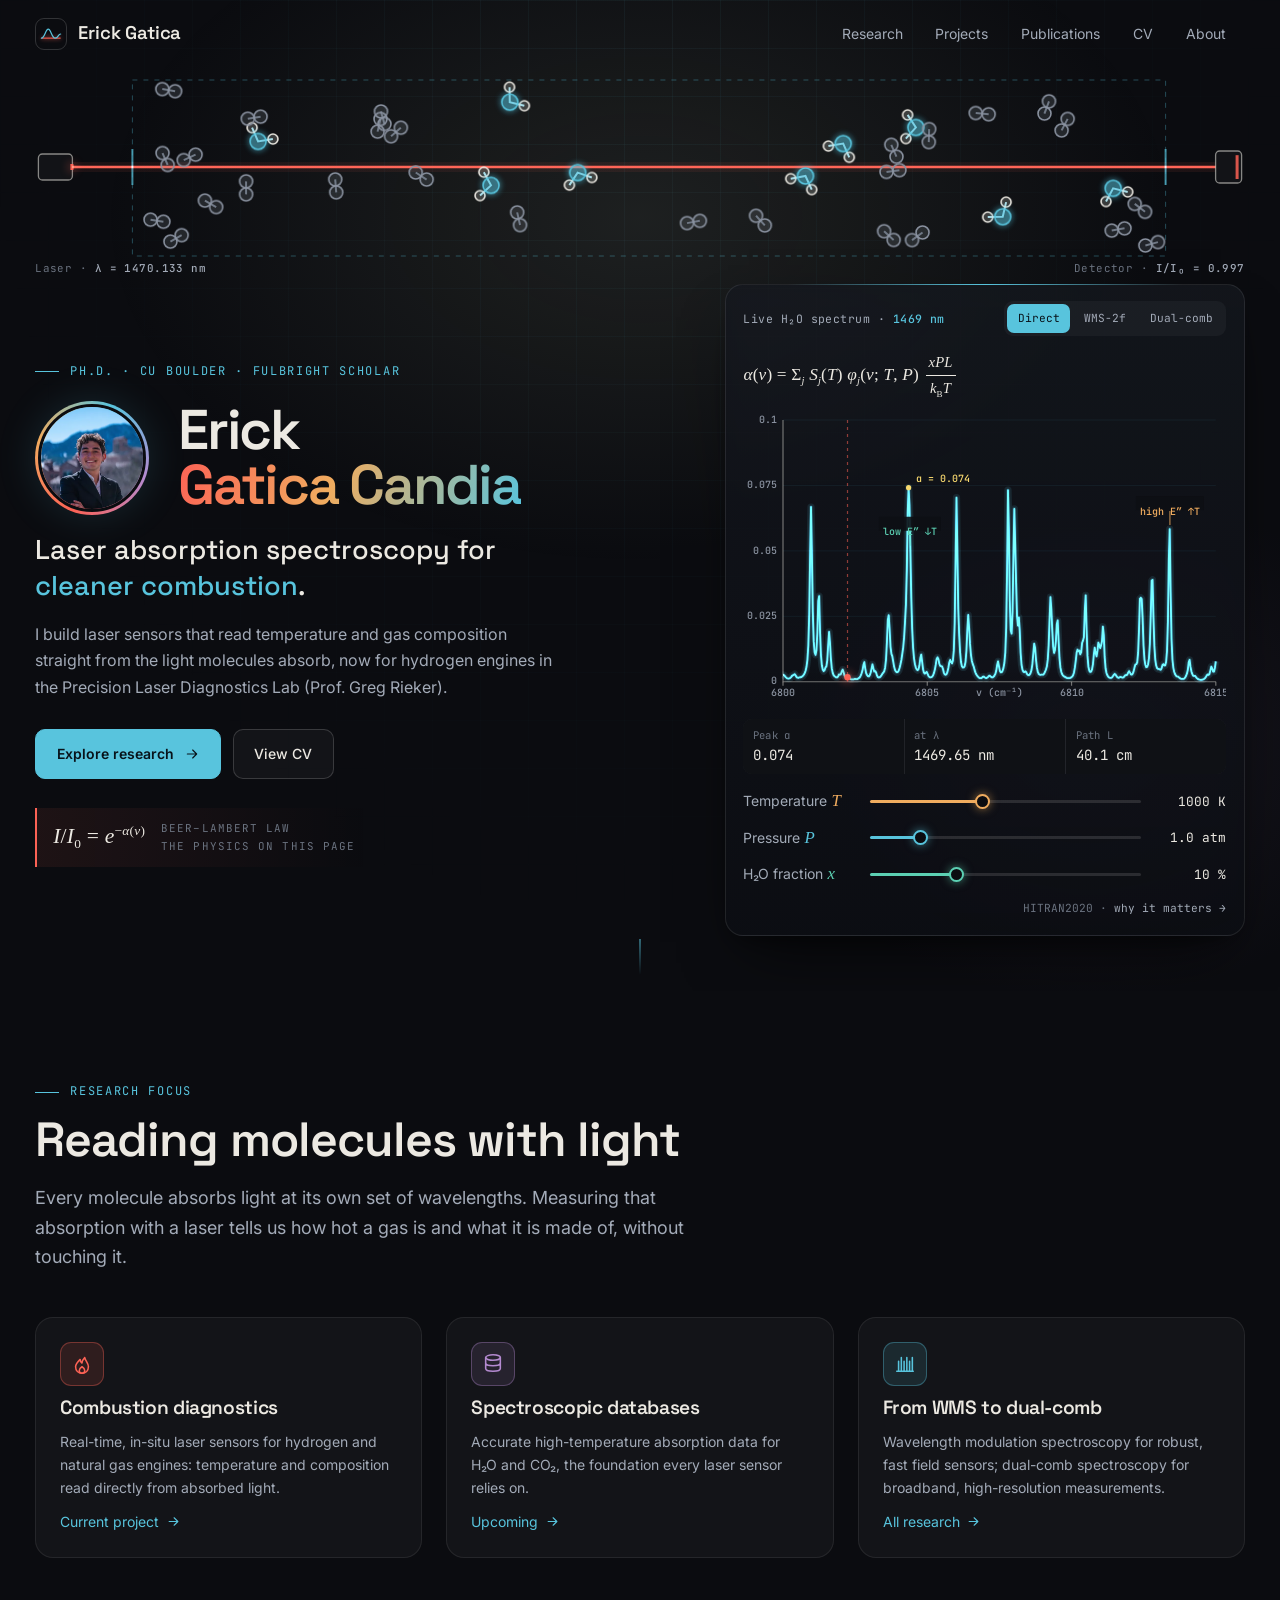
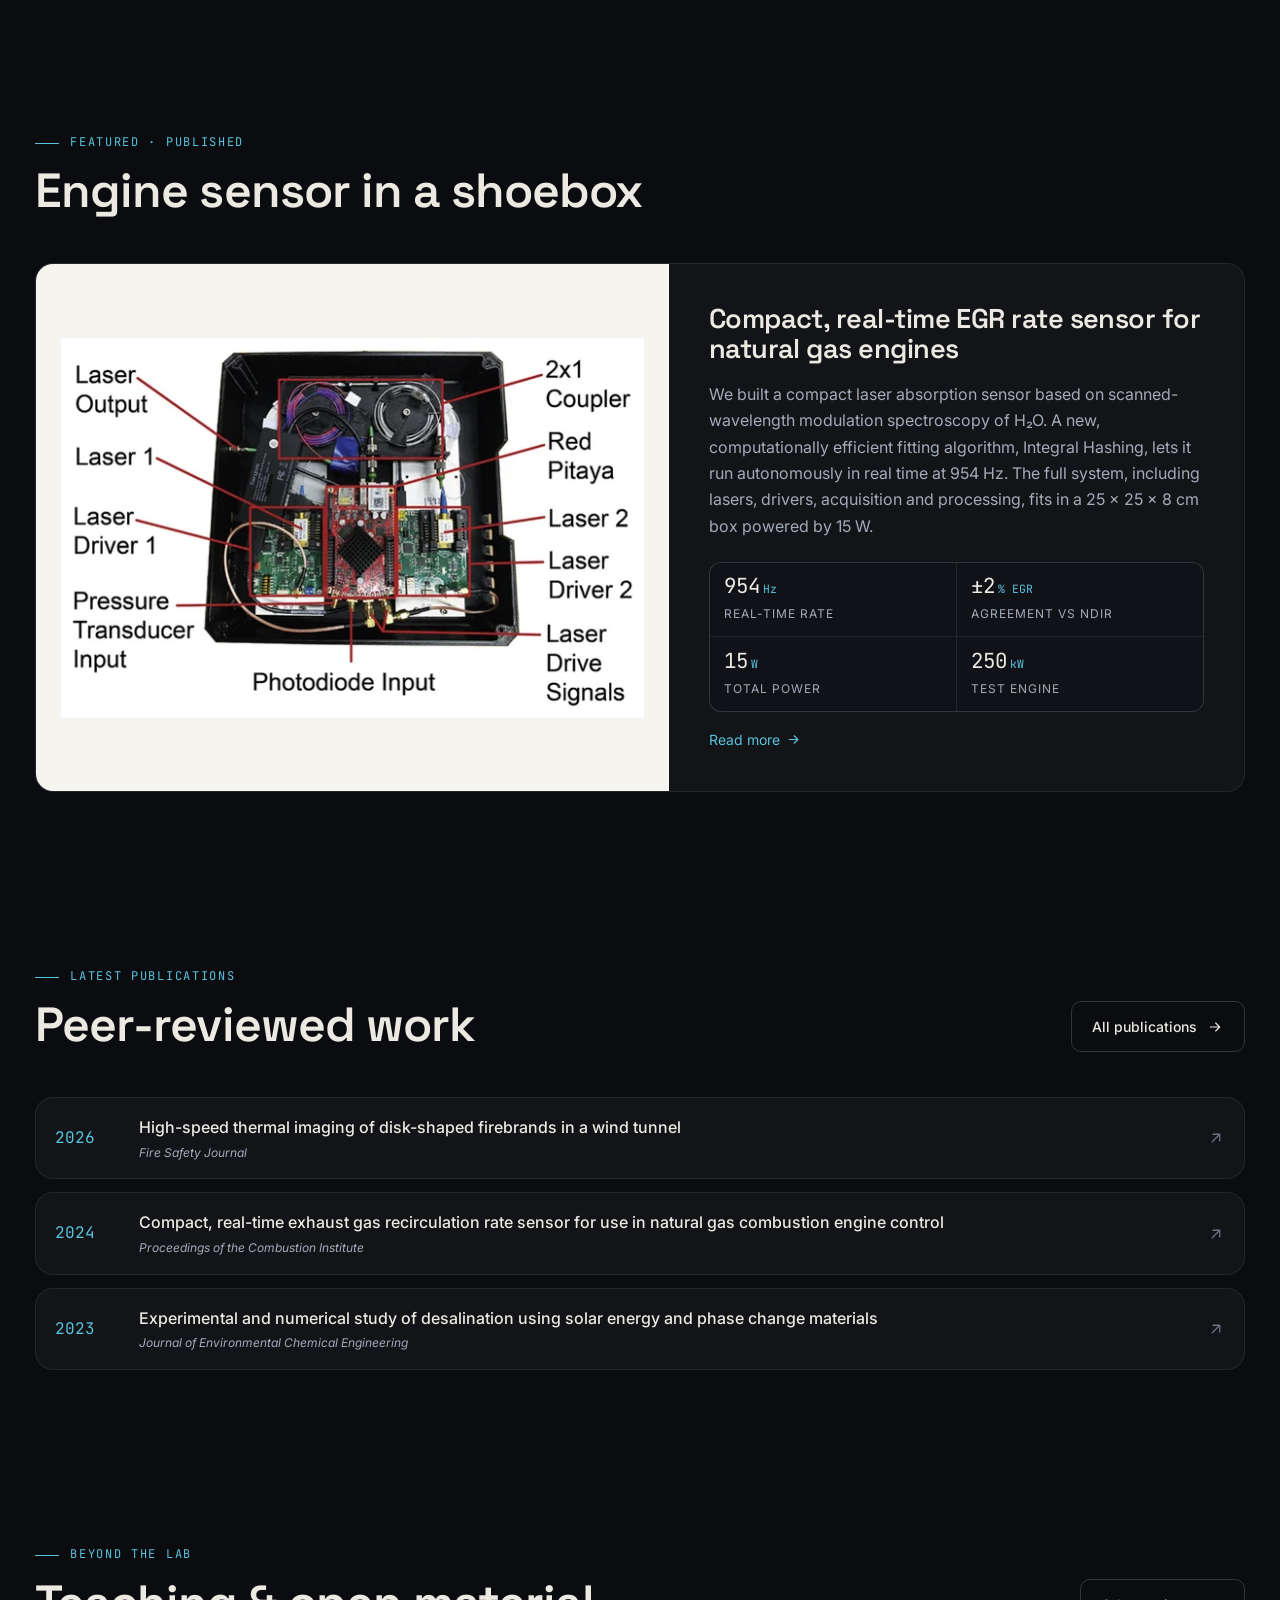
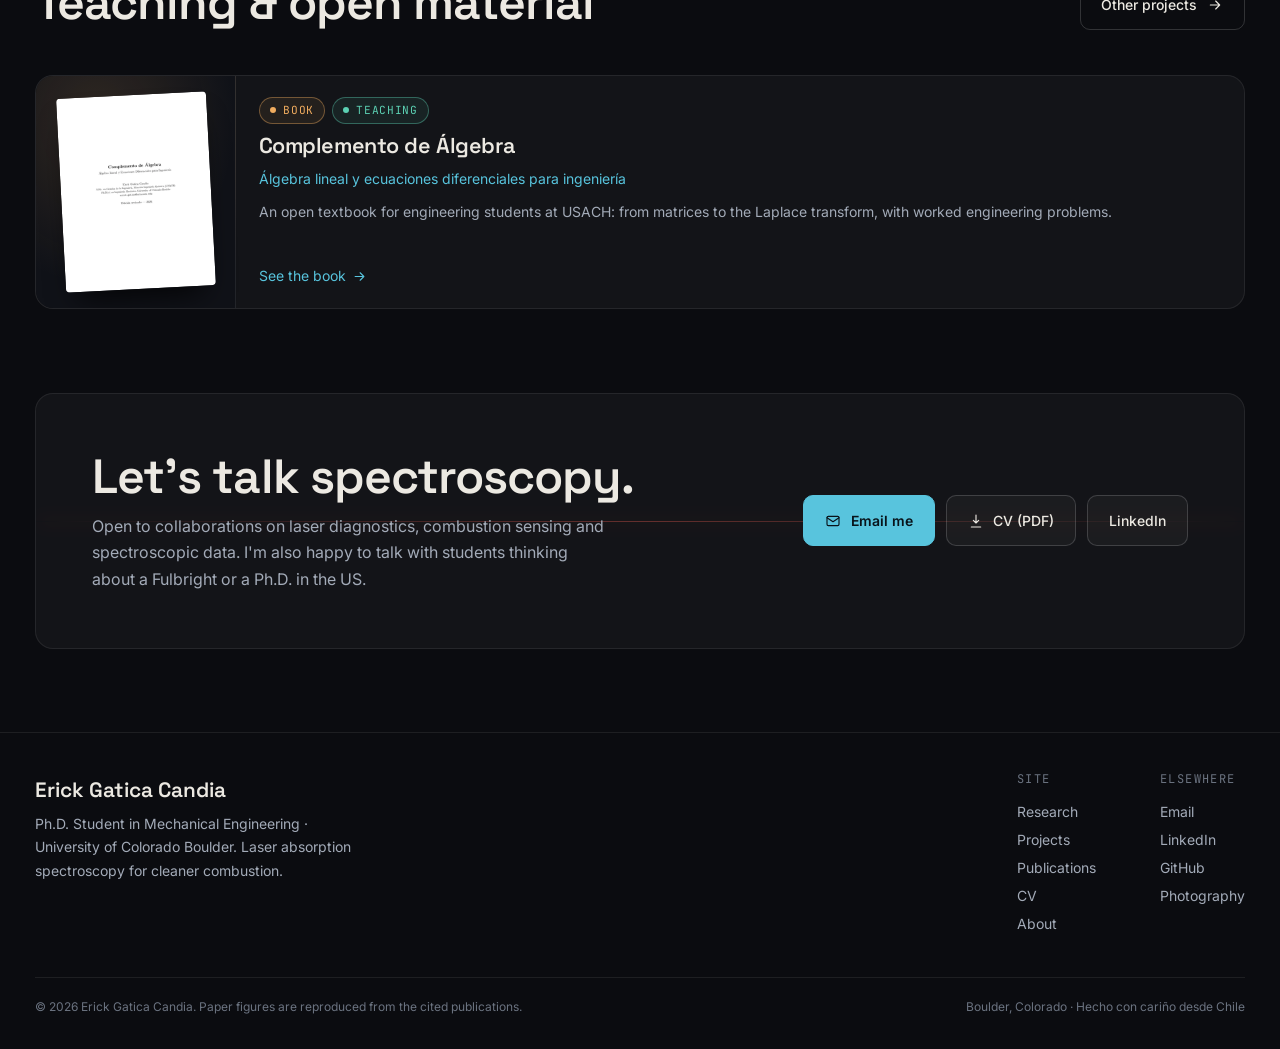
<file: index.html>
<!DOCTYPE html>
<html lang="en">
<head>
  <meta charset="UTF-8" />
  <meta name="viewport" content="width=device-width, initial-scale=1, viewport-fit=cover" />
  <title>Erick Gatica Candia | Laser Spectroscopy & Combustion Diagnostics</title>
  <meta name="description" content="Erick Gatica Candia, Ph.D. student in Mechanical Engineering at CU Boulder and Fulbright Scholar, building laser absorption spectroscopy sensors for cleaner combustion." />
  <meta name="theme-color" content="#0b0c10" />
  <meta name="author" content="Erick Gatica Candia" />

  <!-- Social preview -->
  <meta property="og:type" content="website" />
  <meta property="og:title" content="Erick Gatica Candia | Laser spectroscopy for cleaner combustion" />
  <meta property="og:description" content="Ph.D. researcher at CU Boulder: laser absorption sensors for hydrogen and natural gas engines, dual-comb spectroscopy and spectroscopic databases." />
  <meta property="og:image" content="https://erickgatica.github.io/Pro_website_ErickG/assets/img/og-image.jpg" />
  <meta name="twitter:card" content="summary_large_image" />

  <link rel="icon" href="data:image/svg+xml,%3Csvg xmlns='http://www.w3.org/2000/svg' viewBox='0 0 64 64'%3E%3Crect width='64' height='64' rx='14' fill='%230b0c10'/%3E%3Cpath d='M8 40h48' stroke='%23FC6255' stroke-width='3'/%3E%3Cpath d='M8 40c8 0 10-22 16-22s8 22 16 22 8-10 16-10' fill='none' stroke='%2358C4DD' stroke-width='3'/%3E%3C/svg%3E" />

  <!-- Fonts: Inter (UI), Space Grotesk (headings), JetBrains Mono (numbers) -->
  <link rel="preconnect" href="https://fonts.googleapis.com" />
  <link rel="preconnect" href="https://fonts.gstatic.com" crossorigin />
  <link href="https://fonts.googleapis.com/css2?family=Inter:wght@300;400;500;600&family=JetBrains+Mono:wght@400;500&family=Space+Grotesk:wght@400;500;600;700&display=swap" rel="stylesheet" />

  <!-- Styles: tokens → base → components -->
  <link rel="stylesheet" href="src/css/tokens.css" />
  <link rel="stylesheet" href="src/css/base.css" />
  <link rel="stylesheet" href="src/css/components/nav.css" />
  <link rel="stylesheet" href="src/css/components/footer.css" />
  <link rel="stylesheet" href="src/css/components/hero.css" />
  <link rel="stylesheet" href="src/css/components/cards.css" />
  <link rel="stylesheet" href="src/css/components/research.css" />
  <link rel="stylesheet" href="src/css/components/projects.css" />
  <link rel="stylesheet" href="src/css/components/timeline.css" />
  <link rel="stylesheet" href="src/css/components/lightbox.css" />
  <link rel="stylesheet" href="src/css/components/pages.css" />
</head>
<body>
  <a class="skip-link" href="#app">Skip to content</a>

  <header class="nav" id="nav">
    <nav class="container nav__inner" aria-label="Primary">
      <a href="#/" class="brand" id="brand-link" aria-label="Erick Gatica Candia, home">
        <svg class="brand__mark" viewBox="0 0 32 32" aria-hidden="true">
          <path class="brand__beam" d="M2 22h28" />
          <path class="brand__line" d="M2 22c5 0 6-13 10-13s5 13 10 13 4-6 8-6" />
        </svg>
        <span class="brand__name">Erick Gatica</span>
      </a>
      <button class="nav__toggle" id="nav-toggle" aria-label="Open menu" aria-expanded="false" aria-controls="nav-links">
        <span></span><span></span>
      </button>
      <ul class="nav__links" id="nav-links">
        <li class="nav__indicator" aria-hidden="true"></li>
        <li><a class="nav__link" id="nav-research" href="#/research" data-route="research">Research</a></li>
        <li><a class="nav__link" id="nav-projects" href="#/projects" data-route="projects">Projects</a></li>
        <li><a class="nav__link" id="nav-publications" href="#/publications" data-route="publications">Publications</a></li>
        <li><a class="nav__link" id="nav-cv" href="#/cv" data-route="cv">CV</a></li>
        <li><a class="nav__link" id="nav-about" href="#/about" data-route="about">About</a></li>
      </ul>
    </nav>
  </header>

  <main id="app" tabindex="-1"></main>

  <div id="footer-slot"></div>
  <div class="laser-wipe" id="laser-wipe" aria-hidden="true"></div>

  <noscript>
    <div class="noscript">
      <img src="assets/img/og-image.jpg" alt="Erick Gatica Candia: laser absorption spectroscopy for cleaner combustion" width="1200" height="630" />
      <p>This site needs JavaScript. You can still download the <a href="assets/docs/CV_Erick_Gatica.pdf">CV (PDF)</a> or email <a href="mailto:erick.gatica@colorado.edu">erick.gatica@colorado.edu</a>.</p>
    </div>
  </noscript>

  <script type="module" src="src/js/main.js"></script>
</body>
</html>
</file>
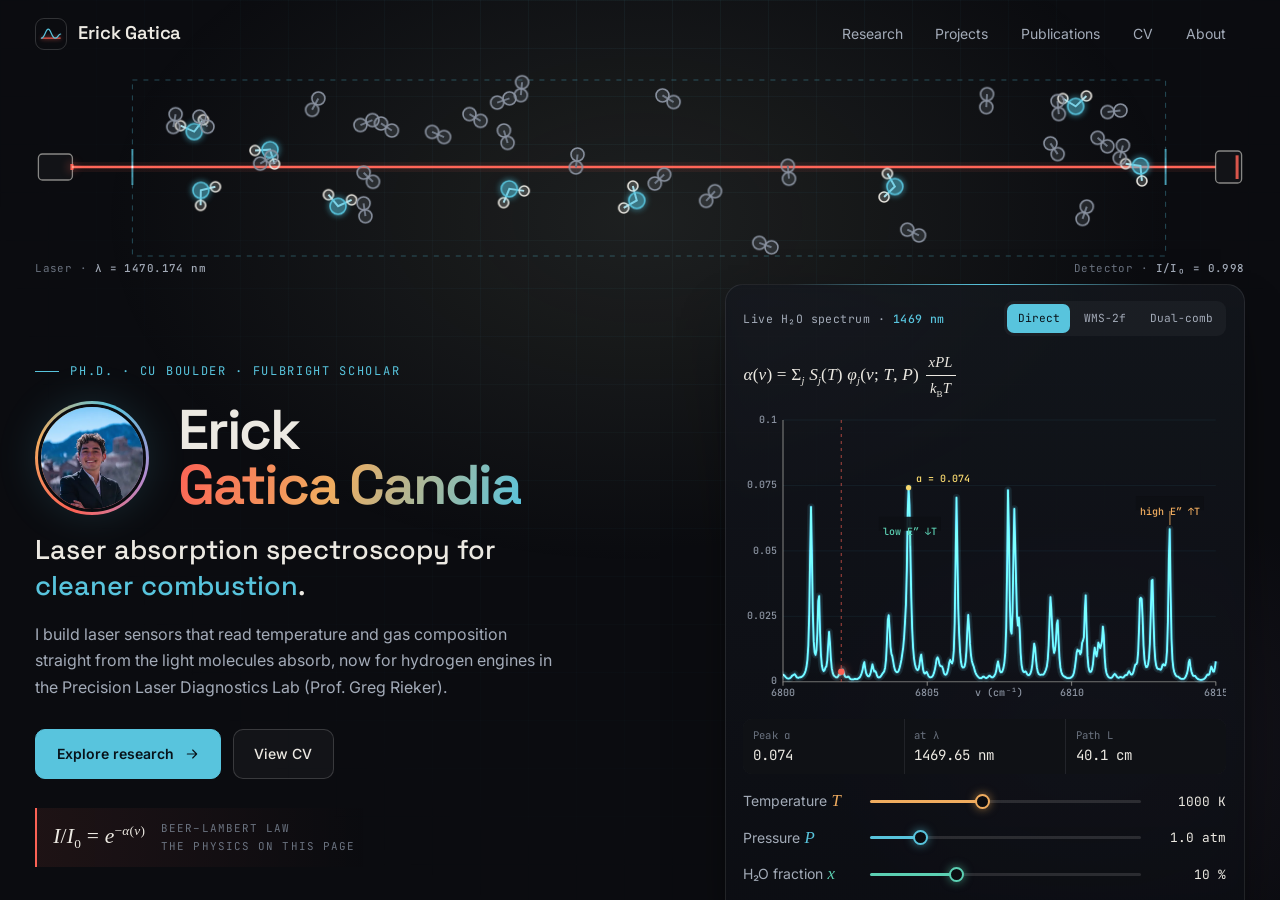
<file: tests/hero-modes.html>
<!DOCTYPE html>
<html lang="en">
<head>
  <meta charset="UTF-8" />
  <title>Hero modes preview</title>
  <style>body { margin: 0; background: #000; } iframe { border: 0; display: block; width: 100vw; height: 100vh; }</style>
</head>
<body>
  <!-- Dev tool: opens the home page and switches the hero to a mode.
       Usage: /tests/hero-modes.html?mode=wms&T=1800   (mode: direct | wms | dualcomb; optional T, P, x) -->
  <iframe id="site" src="../index.html#/"></iframe>
  <script>
    const params = new URLSearchParams(location.search);
    const frame = document.getElementById("site");

    /** Sets a slider value inside the site and fires its input event. */
    function setSlider(doc, key, value) {
      const input = doc.getElementById(`hero-${key}`);
      if (!input) return;
      input.value = value;
      input.dispatchEvent(new Event("input", { bubbles: true }));
    }

    frame.addEventListener("load", () => {
      const tryApply = () => {
        const doc = frame.contentDocument;
        const tab = doc.getElementById(`mode-${params.get("mode") || "direct"}`);
        if (!tab || !doc.getElementById("hero-T").value) return setTimeout(tryApply, 200);
        tab.click();
        ["T", "P", "x"].forEach((k) => params.has(k) && setSlider(doc, k, params.get(k)));
      };
      tryApply();
    });
  </script>
</body>
</html>
</file>
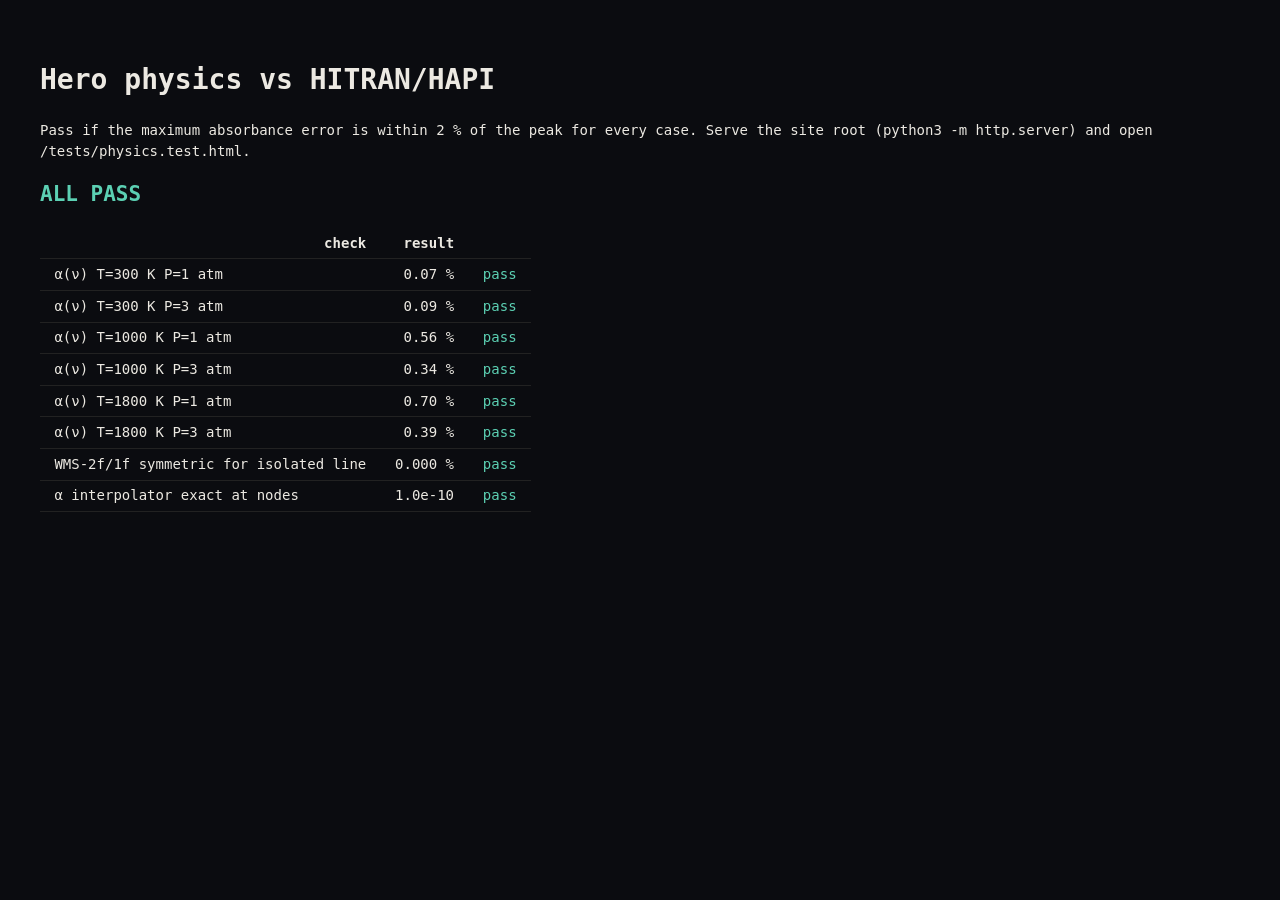
<file: tests/physics.test.html>
<!DOCTYPE html>
<html lang="en">
<head>
  <meta charset="UTF-8" />
  <title>Physics test</title>
  <style>
    body { font: 14px/1.5 ui-monospace, Menlo, monospace; background: #0b0c10; color: #ece9e2; padding: 2rem; }
    table { border-collapse: collapse; margin-top: 1rem; }
    td, th { padding: .3rem .9rem; border-bottom: 1px solid #222; text-align: right; }
    .pass { color: #5CD0B3; } .fail { color: #FC6255; }
  </style>
</head>
<body>
  <h1>Hero physics vs HITRAN/HAPI</h1>
  <p>Pass if the maximum absorbance error is within 2 % of the peak for every case.
     Serve the site root (<code>python3 -m http.server</code>) and open <code>/tests/physics.test.html</code>.</p>
  <div id="out">Running…</div>

  <script type="module">
    import { absorbanceSpectrum, wms2f1f, makeAlphaInterpolator, makeGrid } from "../src/js/hero/physics.js";

    const TOLERANCE = 0.02;

    /** Max |js − ref| divided by the reference peak. */
    function relativeError(js, ref) {
      const peak = Math.max(...ref);
      let worst = 0;
      ref.forEach((r, i) => { worst = Math.max(worst, Math.abs(js[i] - r)); });
      return worst / peak;
    }

    /** Compares the JS absorbance with each HAPI reference case. */
    function checkAbsorbance(data, ref) {
      const grid = Float64Array.from(ref.grid);
      return ref.cases.map((c) => {
        const js = absorbanceSpectrum(data, grid, { T: c.T, P: c.P, x: c.x, L: ref.L_cm });
        const err = relativeError(js, c.absorbance);
        return { name: `α(ν)  T=${c.T} K  P=${c.P} atm`, value: `${(err * 100).toFixed(2)} %`, pass: err <= TOLERANCE };
      });
    }

    /** WMS-2f/1f of a single symmetric Lorentzian line must itself be symmetric about the line center. */
    function checkWmsSymmetry() {
      const center = 6806, w = 0.05;
      const alphaAt = (nu) => 0.05 / (1 + ((nu - center) / w) ** 2);
      const grid = Float64Array.from({ length: 201 }, (_, i) => center - 0.5 + i * 0.005);
      const s = wms2f1f(alphaAt, grid, 2.2 * w, { i1: 0 });  // no intensity modulation → exact symmetry
      let asym = 0;
      for (let i = 0; i < 100; i++) asym = Math.max(asym, Math.abs(s[i] - s[200 - i]));
      const rel = asym / Math.max(...s);
      return { name: "WMS-2f/1f symmetric for isolated line", value: `${(rel * 100).toFixed(3)} %`, pass: rel < 0.005 };
    }

    /** The interpolator must reproduce the dense spectrum at the grid nodes. */
    function checkInterpolator(data) {
      const grid = makeGrid(data, 400);
      const alpha = absorbanceSpectrum(data, grid, { T: 1000, P: 1, x: 0.1, L: data.defaults.L_cm });
      const f = makeAlphaInterpolator(grid, alpha);
      const err = Math.max(...Array.from(grid, (nu, i) => Math.abs(f(nu) - alpha[i])));
      return { name: "α interpolator exact at nodes", value: err.toExponential(1), pass: err < 1e-9 };
    }

    function render(results) {
      const allPass = results.every((r) => r.pass);
      document.title = allPass ? "PASS" : "FAIL";
      document.getElementById("out").innerHTML = `
        <h2 class="${allPass ? "pass" : "fail"}">${allPass ? "ALL PASS" : "FAILURES"}</h2>
        <table><tr><th>check</th><th>result</th><th></th></tr>
        ${results.map((r) => `<tr><td style="text-align:left">${r.name}</td><td>${r.value}</td>
          <td class="${r.pass ? "pass" : "fail"}">${r.pass ? "pass" : "FAIL"}</td></tr>`).join("")}
        </table>`;
    }

    const [data, ref] = await Promise.all([
      fetch("../src/data/spectra.json").then((r) => r.json()),
      fetch("./reference_spectra.json").then((r) => r.json()),
    ]);
    render([...checkAbsorbance(data, ref), checkWmsSymmetry(), checkInterpolator(data)]);
  </script>
</body>
</html>
</file>
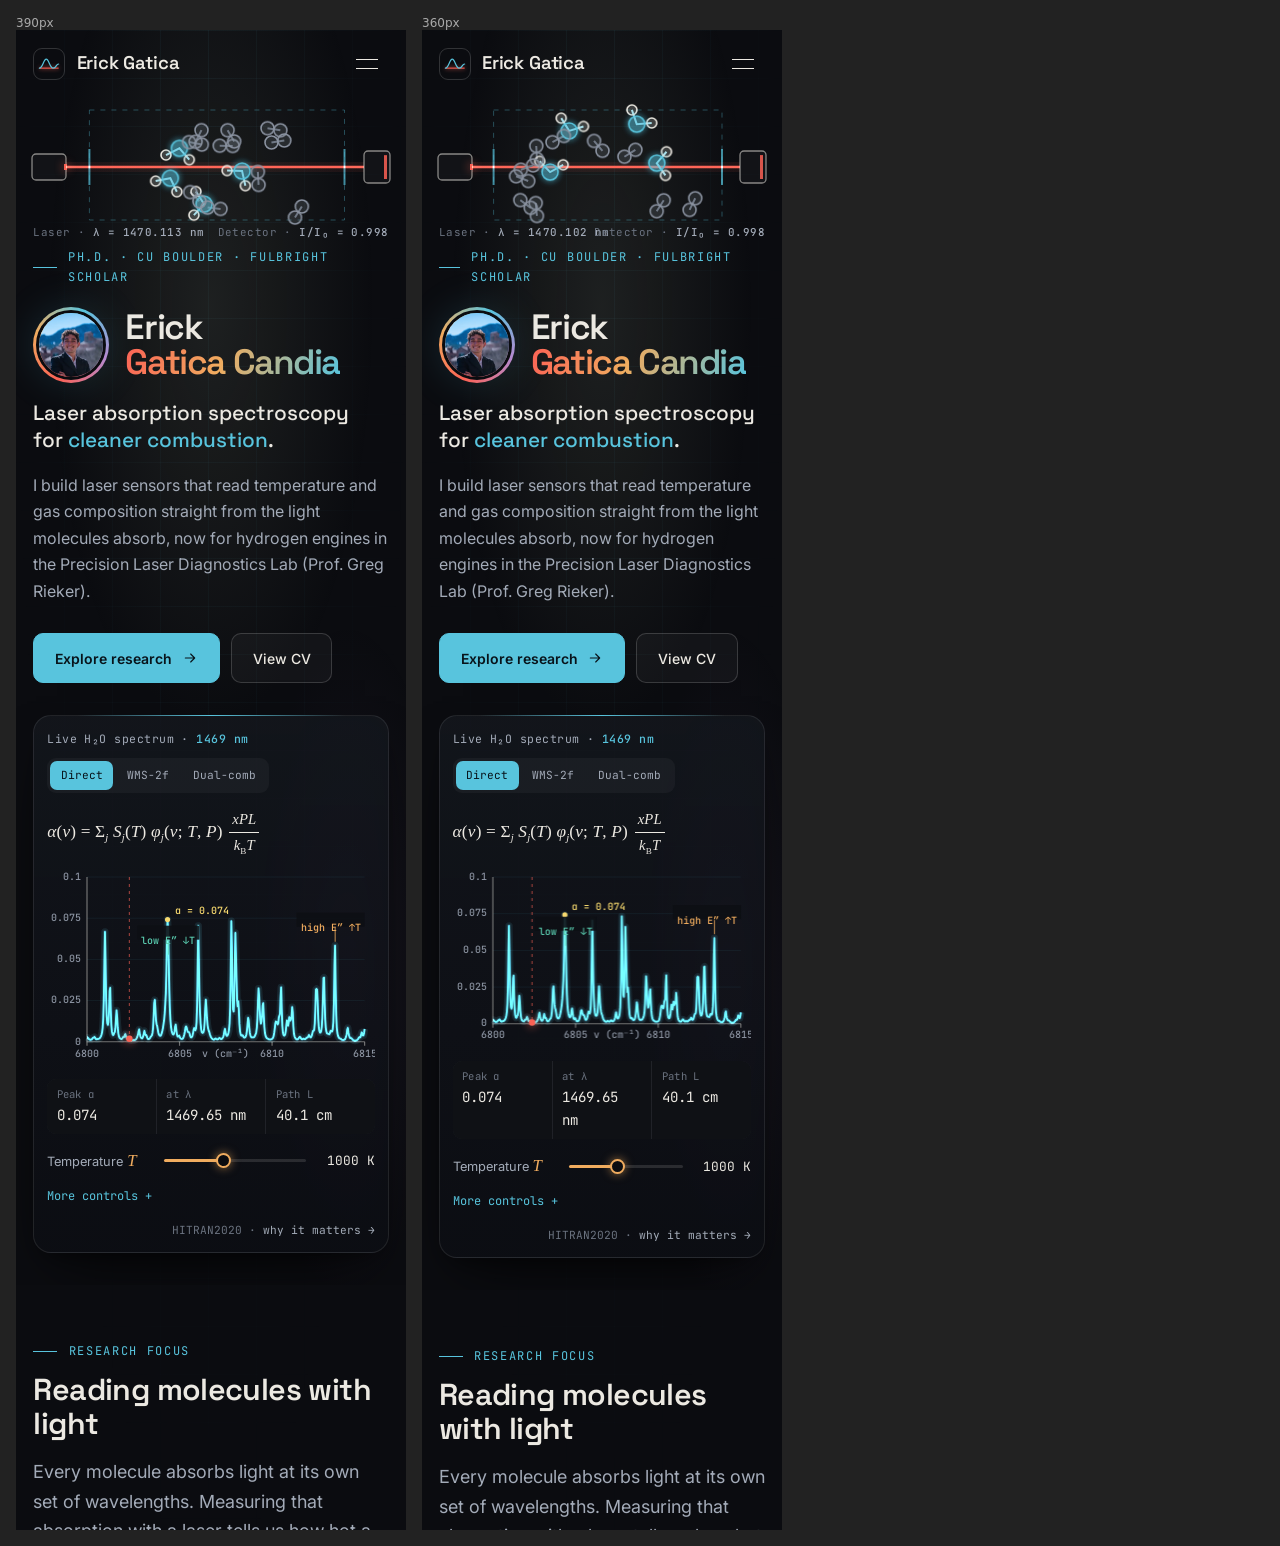
<file: tests/responsive.html>
<!DOCTYPE html>
<html lang="en">
<head>
  <meta charset="UTF-8" />
  <title>Responsive preview</title>
  <style>
    body { margin: 0; padding: 16px; background: #222; display: flex; gap: 16px; align-items: flex-start; font: 12px system-ui; color: #aaa; }
    figure { margin: 0; }
    iframe { border: 0; background: #0b0c10; display: block; }
  </style>
</head>
<body>
  <!-- Dev tool: shows the site at phone widths. Usage: /tests/responsive.html?route=%23/cv -->
  <script>
    const route = new URLSearchParams(location.search).get("route") || "#/";
    for (const [w, h] of [[390, 1500], [360, 1500]]) {
      document.body.insertAdjacentHTML("beforeend",
        `<figure><figcaption>${w}px</figcaption><iframe src="../index.html${route}" width="${w}" height="${h}"></iframe></figure>`);
    }
  </script>
</body>
</html>
</file>
<file: src/css/tokens.css>
/* ==========================================================================
   Design tokens: manim-inspired dark palette, type, spacing, motion.
   Change values here to restyle the whole site.
   ========================================================================== */
:root {
  /* Surfaces */
  --bg: #0b0c10;
  --bg-elev: #101218;
  --bg-grid: rgba(88, 196, 221, 0.06);
  --surface: rgba(255, 255, 255, 0.035);
  --surface-2: rgba(255, 255, 255, 0.06);
  --line: rgba(255, 255, 255, 0.08);
  --line-strong: rgba(255, 255, 255, 0.16);
  --paper: #f6f4ef;                       /* light card behind journal figures */

  /* Text */
  --text: #ece9e2;
  --muted: #a3abb8;                       /* ≥ 4.5:1 on --bg */
  --faint: #6b7380;

  /* manim accents */
  --blue: #58c4dd;
  --teal: #5cd0b3;
  --yellow: #f7d96f;
  --red: #fc6255;
  --gold: #f0ac5f;
  --purple: #b48ad0;                      /* lightened manim purple for contrast */

  --accent: var(--blue);
  --accent-grad: linear-gradient(110deg, var(--red) 0%, var(--gold) 45%, var(--blue) 100%);

  --glass: rgba(13, 15, 20, 0.7);
  --glass-border: rgba(255, 255, 255, 0.09);

  /* Typography */
  --font-display: "Space Grotesk", "Inter", system-ui, sans-serif;
  --font-body: "Inter", system-ui, -apple-system, "Segoe UI", sans-serif;
  --font-mono: "JetBrains Mono", ui-monospace, "SF Mono", Menlo, monospace;
  --font-math: "Cambria Math", "STIX Two Math", "Latin Modern Math", "Times New Roman", serif;

  --fs-xs: 0.75rem;
  --fs-sm: 0.875rem;
  --fs-base: 1rem;
  --fs-lg: 1.125rem;
  --fs-xl: clamp(1.3rem, 1.1rem + 0.8vw, 1.7rem);
  --fs-2xl: clamp(1.9rem, 1.4rem + 2vw, 3rem);
  --fs-3xl: clamp(2.4rem, 1.6rem + 3.6vw, 4.6rem);

  /* Layout */
  --container: 1280px;
  --gutter: clamp(1rem, 0.6rem + 2vw, 2.5rem);
  --radius-sm: 6px;
  --radius: 12px;
  --radius-lg: 18px;
  --nav-h: 68px;

  /* Motion: manim's "smooth" rate function */
  --ease-smooth: cubic-bezier(0.45, 0, 0.2, 1);
  --ease-out: cubic-bezier(0.22, 1, 0.36, 1);
  --dur-fast: 160ms;
  --dur: 360ms;
  --dur-slow: 800ms;

  --shadow-lg: 0 30px 60px -24px rgba(0, 0, 0, 0.75), 0 10px 22px -12px rgba(0, 0, 0, 0.6);
  --glow-blue: 0 0 24px rgba(88, 196, 221, 0.25);
  --glow-red: 0 0 24px rgba(252, 98, 85, 0.35);
}
</file>
<file: src/css/base.css>
/* ==========================================================================
   Base: reset, typography, buttons, chips, utilities, page transitions
   ========================================================================== */
*, *::before, *::after { box-sizing: border-box; margin: 0; padding: 0; }

html {
  -webkit-text-size-adjust: 100%;
  color-scheme: dark;
  scroll-padding-top: calc(var(--nav-h) + 1rem);
}

body {
  background: var(--bg);
  color: var(--text);
  font-family: var(--font-body);
  font-size: var(--fs-base);
  line-height: 1.65;
  -webkit-font-smoothing: antialiased;
  -moz-osx-font-smoothing: grayscale;
  overflow-x: hidden;
  min-height: 100svh;
}
/* Faint coordinate grid behind everything (manim NumberPlane feel) */
body::before {
  content: "";
  position: fixed;
  inset: 0;
  z-index: -1;
  pointer-events: none;
  background-image:
    linear-gradient(var(--bg-grid) 1px, transparent 1px),
    linear-gradient(90deg, var(--bg-grid) 1px, transparent 1px);
  background-size: 48px 48px;
  mask-image: radial-gradient(ellipse at 50% 0%, #000 0%, transparent 75%);
  -webkit-mask-image: radial-gradient(ellipse at 50% 0%, #000 0%, transparent 75%);
}
body.no-scroll { overflow: hidden; }
[hidden] { display: none !important; }

img, svg, canvas { display: block; max-width: 100%; }
img { height: auto; }
a { color: inherit; text-decoration: none; }
button { font: inherit; color: inherit; background: none; border: 0; cursor: pointer; }
:focus-visible { outline: 2px solid var(--blue); outline-offset: 3px; border-radius: 4px; }
::selection { background: var(--blue); color: #0b0c10; }

.skip-link {
  position: fixed; left: 1rem; top: -4rem; z-index: 1000;
  padding: 0.6rem 1rem; border-radius: var(--radius-sm);
  background: var(--text); color: var(--bg);
}
.skip-link:focus { top: 1rem; }

.container { width: 100%; max-width: var(--container); margin-inline: auto; padding-inline: var(--gutter); }
.section { padding-block: clamp(3rem, 2rem + 4vw, 5.5rem); }
.page-top { padding-top: calc(var(--nav-h) + clamp(2rem, 1rem + 4vw, 4.5rem)); }

/* Typography */
h1, h2, h3, h4 { font-family: var(--font-display); font-weight: 600; line-height: 1.12; letter-spacing: -0.02em; }
.display { font-size: var(--fs-3xl); letter-spacing: -0.035em; line-height: 1.02; }
.h2 { font-size: var(--fs-2xl); }
.h3 { font-size: var(--fs-xl); }
.lead { font-size: var(--fs-lg); color: var(--muted); max-width: 62ch; }
.muted { color: var(--muted); }
.mono { font-family: var(--font-mono); font-feature-settings: "zero" 1; }
.grad-text {
  background: var(--accent-grad);
  -webkit-background-clip: text;
  background-clip: text;
  color: transparent;
}
.prose p + p { margin-top: 1rem; }
.prose p { color: #d4d1ca; max-width: 70ch; }
.link { color: var(--blue); border-bottom: 1px solid rgba(88, 196, 221, 0.35); transition: border-color var(--dur-fast); }
.link:hover { border-color: var(--blue); }

/* Eyebrow: mono label with a drawn line */
.eyebrow {
  display: inline-flex;
  align-items: center;
  gap: 0.7rem;
  font-family: var(--font-mono);
  font-size: var(--fs-xs);
  letter-spacing: 0.14em;
  text-transform: uppercase;
  color: var(--blue);
}
.eyebrow::before { content: ""; width: 24px; height: 1px; background: currentColor; }

.section-head {
  display: flex;
  flex-wrap: wrap;
  align-items: end;
  justify-content: space-between;
  gap: 1rem 3rem;
  margin-bottom: clamp(1.8rem, 1.2rem + 2vw, 3rem);
}
.section-head h2 { margin-top: 0.7rem; }

/* Buttons */
.btn {
  position: relative;
  display: inline-flex;
  align-items: center;
  gap: 0.6rem;
  padding: 0.8rem 1.3rem;
  border-radius: 10px;
  font-size: var(--fs-sm);
  font-weight: 500;
  border: 1px solid var(--line-strong);
  background: var(--surface);
  transition: border-color var(--dur) var(--ease-out), background var(--dur), box-shadow var(--dur), transform var(--dur-fast);
}
.btn:hover { border-color: var(--blue); box-shadow: var(--glow-blue); }
.btn:active { transform: scale(0.97); }
.btn svg { width: 16px; height: 16px; transition: transform var(--dur) var(--ease-out); }
.btn:hover svg { transform: translateX(3px); }
.btn--primary { background: var(--blue); border-color: var(--blue); color: #08131a; font-weight: 600; }
.btn--primary:hover { background: #7dd3e6; }
.btn--ghost { background: transparent; }
.btn-row { display: flex; flex-wrap: wrap; gap: 0.7rem; }

/* Chips */
.chip {
  --c: var(--muted);
  display: inline-flex;
  align-items: center;
  gap: 0.45rem;
  padding: 0.22rem 0.65rem;
  border-radius: 999px;
  font-family: var(--font-mono);
  font-size: 0.7rem;
  letter-spacing: 0.06em;
  text-transform: uppercase;
  color: var(--c);
  border: 1px solid color-mix(in srgb, var(--c) 40%, transparent);
  background: color-mix(in srgb, var(--c) 8%, transparent);
  white-space: nowrap;
}
.chip::before { content: ""; width: 6px; height: 6px; border-radius: 50%; background: currentColor; }
.chip--plain::before { display: none; }
.chip--current { --c: var(--teal); }
.chip--current::before { box-shadow: 0 0 0 0 var(--teal); animation: pulse-dot 2s infinite; }
.chip--upcoming { --c: var(--purple); }
.chip--published { --c: var(--blue); }
.chip--book { --c: var(--gold); }
.chip--teaching { --c: var(--teal); }
.chip--essay { --c: var(--purple); }
.chip--code { --c: var(--blue); }
@keyframes pulse-dot {
  0% { box-shadow: 0 0 0 0 rgba(92, 208, 179, 0.6); }
  70% { box-shadow: 0 0 0 6px rgba(92, 208, 179, 0); }
  100% { box-shadow: 0 0 0 0 rgba(92, 208, 179, 0); }
}

.tags { display: flex; flex-wrap: wrap; gap: 0.4rem; }
.tag {
  font-size: var(--fs-xs);
  padding: 0.2rem 0.55rem;
  border-radius: 6px;
  color: var(--muted);
  background: var(--surface-2);
}

/* Segmented filter buttons */
.segmented {
  display: inline-flex;
  flex-wrap: wrap;
  gap: 0.25rem;
  padding: 0.25rem;
  border-radius: 12px;
  border: 1px solid var(--line);
  background: var(--surface);
}
.segmented button {
  padding: 0.45rem 0.9rem;
  border-radius: 9px;
  font-size: var(--fs-sm);
  color: var(--muted);
  transition: color var(--dur-fast), background var(--dur-fast);
}
.segmented button:hover { color: var(--text); }
.segmented button[aria-pressed="true"] { color: var(--text); background: var(--surface-2); box-shadow: inset 0 0 0 1px var(--line-strong); }

/* manim "Create": a divider line that draws itself in */
.draw-line { height: 1px; background: linear-gradient(90deg, var(--blue), transparent); transform-origin: left; transform: scaleX(0); transition: transform 1.1s var(--ease-smooth); }
.draw-line.is-visible { transform: scaleX(1); }

/* Scroll reveal */
.reveal { opacity: 0; transform: translateY(22px); transition: opacity var(--dur-slow) var(--ease-out), transform var(--dur-slow) var(--ease-out); transition-delay: var(--delay, 0ms); }
.reveal.is-visible { opacity: 1; transform: none; }

.visually-hidden { position: absolute !important; width: 1px; height: 1px; overflow: hidden; clip: rect(0 0 0 0); white-space: nowrap; }

.noscript { max-width: 720px; margin: 6rem auto; padding: 0 1rem; text-align: center; color: var(--muted); }
.noscript img { margin-bottom: 1.5rem; border-radius: var(--radius); }
.noscript a { color: var(--blue); }

/* Page transitions */
#app { min-height: 100svh; }
.page { animation: page-in 600ms var(--ease-out) both; }
.page.is-leaving { animation: page-out 220ms var(--ease-smooth) both; }
@keyframes page-in { from { opacity: 0; transform: translateY(14px); } to { opacity: 1; transform: none; } }
@keyframes page-out { to { opacity: 0; } }

::view-transition-old(root) { animation: 240ms var(--ease-smooth) both vt-out; }
::view-transition-new(root) { animation: 520ms var(--ease-out) both vt-in; }
@keyframes vt-out { to { opacity: 0; } }
@keyframes vt-in { from { opacity: 0; transform: translateY(10px); } }

/* Laser wipe: a red beam sweeps across the screen on route changes */
.laser-wipe {
  position: fixed;
  top: 0; bottom: 0; left: 0;
  width: 2px;
  z-index: 400;
  pointer-events: none;
  opacity: 0;
  background: #ffd2cc;
  box-shadow: 0 0 12px 3px var(--red), 0 0 40px 10px rgba(252, 98, 85, 0.45);
}
.laser-wipe.is-running { animation: laser-wipe 620ms var(--ease-smooth) both; }
@keyframes laser-wipe {
  0% { opacity: 0; transform: translateX(-10px); }
  12% { opacity: 1; }
  88% { opacity: 1; }
  100% { opacity: 0; transform: translateX(calc(100vw + 10px)); }
}

@media (prefers-reduced-motion: reduce) {
  *, *::before, *::after {
    animation-duration: 1ms !important;
    animation-iteration-count: 1 !important;
    transition-duration: 1ms !important;
    scroll-behavior: auto !important;
  }
  .reveal { opacity: 1; transform: none; }
  .draw-line { transform: none; }
  .laser-wipe { display: none; }
}
</file>
<file: src/css/components/nav.css>
/* ==========================================================================
   Navigation: transparent at top, glass when scrolled, sliding indicator
   ========================================================================== */
.nav {
  position: fixed;
  inset: 0 0 auto 0;
  z-index: 100;
  height: var(--nav-h);
  border-bottom: 1px solid transparent;
  transition: background var(--dur) var(--ease-out), border-color var(--dur), transform var(--dur) var(--ease-out);
}
.nav.is-scrolled {
  background: var(--glass);
  backdrop-filter: blur(16px) saturate(140%);
  -webkit-backdrop-filter: blur(16px) saturate(140%);
  border-bottom-color: var(--glass-border);
}
.nav.is-hidden { transform: translateY(-100%); }

.nav__inner { height: 100%; display: flex; align-items: center; justify-content: space-between; gap: 2rem; }

.brand { display: flex; align-items: center; gap: 0.7rem; font-family: var(--font-display); font-weight: 600; font-size: 1.15rem; letter-spacing: -0.01em; }
.brand__mark { width: 32px; height: 32px; padding: 4px; border-radius: 9px; border: 1px solid var(--line-strong); overflow: visible; }
.brand__beam { stroke: var(--red); stroke-width: 1.6; fill: none; filter: drop-shadow(0 0 3px var(--red)); }
.brand__line { stroke: var(--blue); stroke-width: 1.8; fill: none; stroke-linecap: round; stroke-dasharray: 60; stroke-dashoffset: 0; transition: stroke-dashoffset 900ms var(--ease-smooth); }
.brand:hover .brand__line { animation: brand-draw 1s var(--ease-smooth); }
@keyframes brand-draw { from { stroke-dashoffset: 60; } to { stroke-dashoffset: 0; } }

.nav__links { position: relative; display: flex; gap: 0.15rem; list-style: none; padding: 0.25rem; border-radius: 12px; }
.nav__link {
  position: relative;
  z-index: 1;
  display: block;
  padding: 0.5rem 0.95rem;
  font-size: var(--fs-sm);
  color: var(--muted);
  transition: color var(--dur) var(--ease-out);
}
.nav__link:hover, .nav__link.is-active { color: var(--text); }

/* Sliding indicator under the active link, with a red "laser" underline */
.nav__indicator {
  position: absolute;
  top: 0.25rem; bottom: 0.25rem; left: 0;
  width: 0;
  border-radius: 9px;
  background: var(--surface-2);
  transition: transform 480ms var(--ease-out), width 480ms var(--ease-out), opacity var(--dur);
}
.nav__indicator::after {
  content: "";
  position: absolute;
  left: 22%; right: 22%; bottom: -2px;
  height: 2px;
  border-radius: 2px;
  background: var(--red);
  box-shadow: 0 0 8px var(--red);
}

.nav__toggle { display: none; width: 44px; height: 44px; position: relative; z-index: 102; }
.nav__toggle span { position: absolute; left: 11px; right: 11px; height: 1.5px; background: var(--text); transition: transform var(--dur) var(--ease-out); }
.nav__toggle span:nth-child(1) { top: 17px; }
.nav__toggle span:nth-child(2) { top: 26px; }
.nav.is-open .nav__toggle span:nth-child(1) { transform: translateY(4.5px) rotate(45deg); }
.nav.is-open .nav__toggle span:nth-child(2) { transform: translateY(-4.5px) rotate(-45deg); }

@media (max-width: 820px) {
  .nav__toggle { display: block; }
  .nav__indicator { display: none; }
  .nav__links {
    position: fixed;
    inset: 0;
    z-index: 101;
    flex-direction: column;
    justify-content: center;
    align-items: flex-start;
    padding: 0 2rem;
    gap: 0.4rem;
    border-radius: 0;
    background: rgba(11, 12, 16, 0.97);
    backdrop-filter: blur(20px);
    -webkit-backdrop-filter: blur(20px);
    opacity: 0;
    pointer-events: none;
    transition: opacity var(--dur) var(--ease-out);
  }
  .nav.is-open .nav__links { opacity: 1; pointer-events: auto; }
  .nav__link {
    font-family: var(--font-display);
    font-size: 2.1rem;
    font-weight: 500;
    padding: 0.3rem 0;
    transform: translateX(-16px);
    opacity: 0;
    transition: transform var(--dur) var(--ease-out), opacity var(--dur), color var(--dur);
  }
  .nav__link.is-active { color: var(--blue); }
  .nav.is-open .nav__link { transform: none; opacity: 1; }
  .nav.is-open li:nth-child(3) .nav__link { transition-delay: 50ms; }
  .nav.is-open li:nth-child(4) .nav__link { transition-delay: 100ms; }
  .nav.is-open li:nth-child(5) .nav__link { transition-delay: 150ms; }
  .nav.is-open li:nth-child(6) .nav__link { transition-delay: 200ms; }
}
</file>
<file: src/css/components/footer.css>
/* ==========================================================================
   Footer
   ========================================================================== */
.footer { margin-top: clamp(3rem, 2rem + 4vw, 6rem); border-top: 1px solid var(--line); padding-block: 2.5rem 2rem; }
.footer__top { display: flex; flex-wrap: wrap; justify-content: space-between; gap: 2rem; }
.footer__name { font-family: var(--font-display); font-size: 1.3rem; font-weight: 600; }
.footer__role { color: var(--muted); font-size: var(--fs-sm); margin-top: 0.3rem; max-width: 36ch; }
.footer__cols { display: flex; flex-wrap: wrap; gap: 2.5rem 4rem; }
.footer__col h4 { font-family: var(--font-mono); font-size: var(--fs-xs); font-weight: 400; letter-spacing: 0.12em; text-transform: uppercase; color: var(--faint); margin-bottom: 0.7rem; }
.footer__col a { display: block; font-size: var(--fs-sm); color: var(--muted); padding: 0.15rem 0; transition: color var(--dur-fast); }
.footer__col a:hover { color: var(--text); }
.footer__bottom { margin-top: 2.5rem; padding-top: 1.2rem; border-top: 1px solid var(--line); display: flex; flex-wrap: wrap; justify-content: space-between; gap: 0.6rem; font-size: var(--fs-xs); color: var(--faint); }
</file>
<file: src/css/components/hero.css>
/* ==========================================================================
   Hero: live absorption-spectroscopy simulation
   Layout: [ beam band: laser → gas cell → detector ]
           [ intro text | spectrum card with controls ]
   ========================================================================== */
.hero {
  --heat: 0.4;                                  /* 0 = cool (300 K) … 1 = hot (2000 K), set from JS */
  position: relative;
  min-height: min(100svh, 980px);
  padding-top: var(--nav-h);
  padding-bottom: clamp(2rem, 1rem + 3vw, 4rem);
  display: grid;
  grid-template-rows: auto 1fr;
  isolation: isolate;
  overflow: hidden;
}
/* Temperature tint: cool blue → flame gold (aesthetic only) */
.hero::before {
  content: "";
  position: absolute;
  inset: 0;
  z-index: -2;
  background:
    radial-gradient(60% 50% at 50% 22%, color-mix(in srgb, var(--gold) calc(var(--heat) * 16%), color-mix(in srgb, var(--blue) calc((1 - var(--heat)) * 10%), transparent)), transparent 70%),
    radial-gradient(40% 40% at 85% 75%, rgba(180, 138, 208, 0.07), transparent 70%);
  transition: background 600ms var(--ease-smooth);
}
.hero__scene { position: absolute; inset: 0; z-index: -1; width: 100%; height: 100%; pointer-events: none; }
.hero__poster { position: absolute; inset: 0; z-index: -1; background: url("../../../assets/img/og-image.jpg") center / cover; opacity: 0.12; }

/* The band where the scene draws the beam, gas cell and molecules */
.hero__band { position: relative; height: clamp(150px, 24vh, 240px); }
.hero__band-label {
  position: absolute;
  bottom: 0.4rem;
  font-family: var(--font-mono);
  font-size: 0.68rem;
  letter-spacing: 0.04em;
  color: var(--faint);
}
.hero__band-label--left { left: var(--gutter); }
.hero__band-label--right { right: var(--gutter); text-align: right; }
.hero__band-label b { color: var(--muted); font-weight: 500; }

.hero__grid {
  display: grid;
  grid-template-columns: minmax(0, 1fr) minmax(0, 520px);
  gap: clamp(2rem, 1rem + 3vw, 4rem);
  align-items: center;
}

/* Intro */
.hero__intro .eyebrow { margin-bottom: 1.2rem; }
.hero__name { font-size: clamp(2.6rem, 1.6rem + 4vw, 5rem); letter-spacing: -0.04em; line-height: 0.98; }
.hero__name span { display: block; }
.hero__id { display: flex; align-items: center; gap: clamp(1rem, 0.5rem + 2vw, 1.8rem); }
.hero__id .hero__portrait { flex: none; width: clamp(76px, 50px + 5vw, 128px); }
.hero__id .hero__name { min-width: 0; font-size: clamp(2.2rem, 1.1rem + 3vw, 4.1rem); }
.hero__tagline { margin-top: 1.1rem; font-family: var(--font-display); font-size: var(--fs-xl); font-weight: 500; color: var(--text); max-width: 26ch; line-height: 1.3; }
.hero__tagline em { font-style: normal; color: var(--blue); }
.hero__bio { margin-top: 1.1rem; color: var(--muted); max-width: 52ch; }
.hero__intro .btn-row { margin-top: 1.8rem; }
.hero__beer {
  margin-top: 1.8rem;
  display: inline-flex;
  align-items: center;
  gap: 1rem;
  padding: 0.7rem 1rem;
  border-left: 2px solid var(--red);
  background: linear-gradient(90deg, rgba(252, 98, 85, 0.08), transparent);
}
.hero__beer small { font-family: var(--font-mono); font-size: 0.68rem; color: var(--faint); text-transform: uppercase; letter-spacing: 0.1em; }

/* Math typography (no KaTeX needed for these short equations) */
.eq { font-family: var(--font-math); font-size: 1.35rem; color: var(--text); white-space: nowrap; letter-spacing: 0.01em; }
.eq i { font-style: italic; }
.eq sub, .eq sup { font-size: 0.62em; }
.eq-term { display: inline-block; transition: color 300ms var(--ease-smooth), transform 300ms var(--ease-smooth), text-shadow 300ms; }
.eq-term.is-indicated { color: var(--yellow); transform: scale(1.12); text-shadow: 0 0 14px rgba(247, 217, 111, 0.55); }
.frac { display: inline-flex; flex-direction: column; vertical-align: middle; text-align: center; font-size: 0.85em; margin: 0 0.15em; }
.frac > span:first-child { border-bottom: 1px solid currentColor; padding: 0 0.2em; }

/* manim "Write": equation reveals left-to-right with a glow */
.write { clip-path: inset(0 100% 0 0); animation: write-in 1.2s var(--ease-smooth) forwards; animation-delay: var(--delay, 300ms); }
@keyframes write-in { to { clip-path: inset(0 0 0 0); } }

/* ---------- Spectrum card ---------- */
.spec-card {
  position: relative;
  border-radius: var(--radius-lg);
  border: 1px solid var(--glass-border);
  background: linear-gradient(180deg, rgba(20, 23, 30, 0.82), rgba(12, 14, 19, 0.88));
  backdrop-filter: blur(14px);
  -webkit-backdrop-filter: blur(14px);
  box-shadow: var(--shadow-lg);
  padding: 1rem 1.1rem 1.1rem;
}
.spec-card::before {                             /* thin glowing top edge */
  content: "";
  position: absolute;
  left: 12%; right: 12%; top: -1px;
  height: 1px;
  background: linear-gradient(90deg, transparent, var(--blue), transparent);
}
.spec-card__head { display: flex; align-items: center; justify-content: space-between; gap: 0.6rem; flex-wrap: wrap; }
.spec-card__title { font-family: var(--font-mono); font-size: 0.72rem; letter-spacing: 0.04em; color: var(--muted); }
.spec-card__title b { color: var(--blue); font-weight: 500; }

.modes { display: inline-flex; gap: 0.2rem; padding: 0.2rem; border-radius: 9px; background: rgba(255, 255, 255, 0.04); }
.modes button { padding: 0.32rem 0.65rem; border-radius: 7px; font-family: var(--font-mono); font-size: 0.7rem; color: var(--muted); transition: color var(--dur-fast), background var(--dur-fast); }
.modes button:hover { color: var(--text); }
.modes button[aria-selected="true"] { color: #08131a; background: var(--blue); }
.modes button[data-mode="wms"][aria-selected="true"] { background: var(--gold); }
.modes button[data-mode="dualcomb"][aria-selected="true"] { background: var(--purple); }

.spec-card__eq { margin: 0.9rem 0 0.4rem; min-height: 2.6rem; display: flex; align-items: center; overflow-x: auto; scrollbar-width: none; }
.spec-card__eq .eq { font-size: 1.08rem; }
.spec-plot { position: relative; width: 100%; aspect-ratio: 16 / 10; }
.spec-plot canvas { width: 100%; height: 100%; }

.readouts { display: grid; grid-template-columns: repeat(3, 1fr); gap: 1px; margin-top: 0.6rem; border-radius: 9px; overflow: hidden; background: var(--line); }
.readout { background: rgba(14, 16, 21, 0.95); padding: 0.45rem 0.6rem; }
.readout dt { font-family: var(--font-mono); font-size: 0.66rem; letter-spacing: 0.02em; color: var(--faint); }
.readout dd { font-family: var(--font-mono); font-size: 0.88rem; color: var(--text); font-variant-numeric: tabular-nums; }

/* Sliders */
.controls { margin-top: 0.8rem; display: grid; gap: 0.55rem; }
.control { display: grid; grid-template-columns: 7.2rem 1fr 4.6rem; align-items: center; gap: 0.7rem; }
.control label { font-size: var(--fs-sm); color: var(--muted); }
.control label i { font-family: var(--font-math); font-size: 1.05rem; color: var(--c); }
.control output { font-family: var(--font-mono); font-size: 0.8rem; text-align: right; font-variant-numeric: tabular-nums; }
.control--T { --c: var(--gold); }
.control--P { --c: var(--blue); }
.control--x { --c: var(--teal); }
.control--a { --c: var(--yellow); }

input[type="range"] {
  -webkit-appearance: none;
  appearance: none;
  width: 100%;
  height: 22px;
  background: transparent;
  cursor: pointer;
}
input[type="range"]::-webkit-slider-runnable-track {
  height: 3px;
  border-radius: 3px;
  background: linear-gradient(90deg, var(--c) var(--fill, 50%), rgba(255, 255, 255, 0.12) var(--fill, 50%));
}
input[type="range"]::-moz-range-track { height: 3px; border-radius: 3px; background: rgba(255, 255, 255, 0.12); }
input[type="range"]::-moz-range-progress { height: 3px; border-radius: 3px; background: var(--c); }
input[type="range"]::-webkit-slider-thumb {
  -webkit-appearance: none;
  width: 15px; height: 15px;
  margin-top: -6px;
  border-radius: 50%;
  background: var(--bg);
  border: 2px solid var(--c);
  box-shadow: 0 0 10px color-mix(in srgb, var(--c) 60%, transparent);
  transition: transform var(--dur-fast);
}
input[type="range"]::-moz-range-thumb { width: 12px; height: 12px; border-radius: 50%; background: var(--bg); border: 2px solid var(--c); }
input[type="range"]:active::-webkit-slider-thumb { transform: scale(1.25); }
input[type="range"]:focus-visible { outline: none; }
input[type="range"]:focus-visible::-webkit-slider-thumb { outline: 2px solid var(--c); outline-offset: 2px; }

.controls__toggle { display: none; justify-self: start; font-size: 0.75rem; font-family: var(--font-mono); color: var(--blue); padding: 0.2rem 0; }
.spec-card__foot { margin-top: 0.7rem; display: flex; justify-content: space-between; align-items: center; gap: 0.6rem; font-size: 0.7rem; color: var(--faint); font-family: var(--font-mono); }
.spec-card__foot a { color: var(--muted); }
.spec-card__foot a:hover { color: var(--blue); }
.spec-card__note { min-height: 1.2em; }

.hero__scroll {
  position: absolute;
  left: 50%;
  bottom: 1rem;
  translate: -50% 0;
  width: 1px;
  height: 36px;
  background: linear-gradient(var(--blue), transparent);
  animation: scroll-hint 2.4s var(--ease-smooth) infinite;
}
@keyframes scroll-hint { 0% { transform: scaleY(0); transform-origin: top; } 50% { transform: scaleY(1); transform-origin: top; } 51% { transform-origin: bottom; } 100% { transform: scaleY(0); transform-origin: bottom; } }

@media (max-width: 980px) {
  .hero { min-height: auto; }
  .hero__grid { grid-template-columns: minmax(0, 1fr); }
  .hero__band { height: 150px; }
  .hero__scroll { display: none; }
}
@media (max-width: 560px) {
  .spec-card { padding: 0.8rem; }
  .control { grid-template-columns: 6.8rem 1fr 3.8rem; gap: 0.5rem; }
  .control label { font-size: 0.8rem; }
  .controls__toggle { display: inline-flex; }
  .controls[data-collapsed="true"] .control--secondary { display: none; }
  .readouts { grid-template-columns: repeat(3, 1fr); }
  .hero__beer { display: none; }
}
</file>
<file: src/css/components/cards.css>
/* ==========================================================================
   Cards: generic surface card, research cards, focus tiles, stats,
   paper-figure cards, citations
   ========================================================================== */
.card {
  position: relative;
  border-radius: var(--radius-lg);
  border: 1px solid var(--line);
  background: var(--surface);
  transition: border-color var(--dur) var(--ease-out), transform var(--dur) var(--ease-out), background var(--dur);
}
a.card:hover, .card--hover:hover { border-color: rgba(88, 196, 221, 0.45); background: rgba(255, 255, 255, 0.05); transform: translateY(-3px); }

/* Card border that "draws in" on hover (manim Create) */
.card__trace { position: absolute; inset: -1px; width: calc(100% + 2px); height: calc(100% + 2px); max-width: none; pointer-events: none; overflow: visible; z-index: 2; }
.card__trace rect { fill: none; stroke: var(--blue); stroke-width: 1.2; stroke-dasharray: var(--len, 2000); stroke-dashoffset: var(--len, 2000); transition: stroke-dashoffset 900ms var(--ease-smooth); }
a.card:hover .card__trace rect { stroke-dashoffset: 0; }

/* Grid helpers */
.grid { display: grid; gap: clamp(1rem, 0.6rem + 1.2vw, 1.5rem); }
.grid--2 { grid-template-columns: repeat(auto-fill, minmax(min(100%, 440px), 1fr)); }
.grid--3 { grid-template-columns: repeat(auto-fill, minmax(min(100%, 300px), 1fr)); }

/* Research focus tiles (home) */
.focus { padding: 1.5rem; display: flex; flex-direction: column; gap: 0.7rem; min-height: 220px; }
.focus__icon { width: 44px; height: 44px; border-radius: 11px; display: grid; place-items: center; background: color-mix(in srgb, var(--c) 12%, transparent); color: var(--c); border: 1px solid color-mix(in srgb, var(--c) 35%, transparent); }
.focus__icon svg { width: 22px; height: 22px; }
.focus h3 { font-size: 1.2rem; }
.focus p { color: var(--muted); font-size: var(--fs-sm); }
.focus__foot { margin-top: auto; }

/* Research project card */
.rcard { display: flex; flex-direction: column; overflow: hidden; }
.rcard__media {
  position: relative;
  aspect-ratio: 16 / 9;
  background: var(--paper);
  overflow: hidden;
  border-bottom: 1px solid var(--line);
}
.rcard__media img { width: 100%; height: 100%; object-fit: contain; padding: 0.8rem; transition: transform 900ms var(--ease-out); }
.rcard:hover .rcard__media img { transform: scale(1.04); }
.rcard__media--art { background: radial-gradient(120% 120% at 0% 0%, rgba(88, 196, 221, 0.12), transparent 60%), var(--bg-elev); }
.rcard__media--art svg { width: 100%; height: 100%; }
.rcard__chips { position: absolute; left: 0.8rem; top: 0.8rem; display: flex; gap: 0.4rem; }
.rcard__chips .chip { background: rgba(11, 12, 16, 0.85); backdrop-filter: blur(6px); }
.rcard__body { padding: 1.2rem 1.3rem 1.3rem; display: flex; flex-direction: column; gap: 0.7rem; flex: 1; }
.rcard__meta { font-family: var(--font-mono); font-size: 0.7rem; color: var(--faint); letter-spacing: 0.04em; }
.rcard h3 { font-size: 1.2rem; }
.rcard p { color: var(--muted); font-size: var(--fs-sm); }
.rcard__stats { display: flex; flex-wrap: wrap; gap: 1.2rem; margin-top: auto; padding-top: 0.6rem; border-top: 1px dashed var(--line); }
.rcard__stats div { font-family: var(--font-mono); font-size: 1rem; color: var(--text); }
.rcard__stats small { display: block; font-family: var(--font-body); font-size: 0.7rem; color: var(--faint); }
.rcard__go { display: inline-flex; align-items: center; gap: 0.4rem; font-size: var(--fs-sm); color: var(--blue); }
.rcard__go svg { width: 15px; height: 15px; transition: transform var(--dur) var(--ease-out); }
.rcard:hover .rcard__go svg { transform: translateX(4px); }

/* Key-number stat tiles */
.stats { display: grid; grid-template-columns: repeat(auto-fit, minmax(150px, 1fr)); gap: 1px; background: var(--line); border: 1px solid var(--line); border-radius: var(--radius); overflow: hidden; }
.stat { background: var(--bg-elev); padding: 1.1rem 1.2rem; }
.stat__value { font-family: var(--font-mono); font-size: clamp(1.4rem, 1.1rem + 1vw, 1.9rem); color: var(--text); line-height: 1.1; }
.stat__value small { font-size: 0.55em; color: var(--blue); margin-left: 0.25em; }
.stat__label { margin-top: 0.35rem; font-size: var(--fs-xs); color: var(--muted); text-transform: uppercase; letter-spacing: 0.08em; }

/* Paper figures sit on a light "paper card" (journal figures are white) */
.figure { display: flex; flex-direction: column; border-radius: var(--radius); overflow: hidden; border: 1px solid var(--line); background: var(--bg-elev); }
.figure__img { display: block; width: 100%; background: var(--paper); cursor: zoom-in; position: relative; }
.figure__img img { width: 100%; height: auto; max-height: 520px; object-fit: contain; padding: 0.8rem; }
.figure__img::after { content: ""; position: absolute; inset: 0; box-shadow: inset 0 0 0 1px rgba(0, 0, 0, 0.06); pointer-events: none; }
.figure figcaption { padding: 0.9rem 1rem 1rem; font-size: var(--fs-sm); color: #cfcbc3; }
.figure figcaption b { font-family: var(--font-mono); font-weight: 500; color: var(--blue); margin-right: 0.3rem; }
.figure__credit { display: block; margin-top: 0.4rem; font-size: var(--fs-xs); color: var(--faint); }
.figure__credit a { color: var(--muted); }
.figure__credit a:hover { color: var(--blue); }

/* Citations */
.cite { padding: 1.2rem 1.3rem; display: grid; gap: 0.6rem; }
.cite__text { font-size: var(--fs-sm); color: #d4d1ca; }
.cite__text strong { color: var(--text); font-weight: 600; text-decoration: underline; text-decoration-color: var(--red); text-underline-offset: 3px; }
.cite__text em { color: var(--text); }
.cite__title { color: var(--text); }
.cite__actions { display: flex; flex-wrap: wrap; align-items: center; gap: 0.5rem 1rem; }
.cite__doi { font-family: var(--font-mono); font-size: 0.78rem; color: var(--blue); }
.cite__doi:hover { text-decoration: underline; }
.cite__btn { display: inline-flex; align-items: center; gap: 0.35rem; font-size: 0.78rem; color: var(--muted); padding: 0.2rem 0.5rem; border-radius: 6px; border: 1px solid var(--line); transition: color var(--dur-fast), border-color var(--dur-fast); }
.cite__btn:hover { color: var(--text); border-color: var(--line-strong); }
.cite__btn svg { width: 14px; height: 14px; }
.cite__btn.is-done { color: var(--teal); border-color: var(--teal); }
</file>
<file: src/css/components/research.css>
/* ==========================================================================
   Research: list page filters and project detail page
   ========================================================================== */
.filters { display: flex; flex-wrap: wrap; align-items: center; gap: 0.8rem 1.2rem; margin-bottom: 1.8rem; }
.filters__count { font-family: var(--font-mono); font-size: var(--fs-xs); color: var(--faint); }

.era { margin-top: clamp(2.5rem, 2rem + 2vw, 4rem); }
.era:first-of-type { margin-top: 0; }
.era__head { display: flex; align-items: baseline; gap: 1rem; margin-bottom: 1.2rem; }
.era__head h2 { font-size: 1.1rem; font-family: var(--font-mono); font-weight: 500; letter-spacing: 0.02em; color: var(--muted); white-space: nowrap; }
.era__head .draw-line { flex: 1; }
.rcard.is-filtered { display: none; }

/* Detail page */
.back { display: inline-flex; align-items: center; gap: 0.4rem; font-size: var(--fs-sm); color: var(--muted); margin-bottom: 1.6rem; transition: color var(--dur-fast); }
.back svg { width: 16px; height: 16px; transform: scaleX(-1); transition: transform var(--dur) var(--ease-out); }
.back:hover { color: var(--text); }
.back:hover svg { transform: scaleX(-1) translateX(3px); }

.detail__head { display: grid; gap: 1rem; max-width: 900px; }
.detail__chips { display: flex; flex-wrap: wrap; gap: 0.5rem; }
.detail__title { font-size: var(--fs-2xl); letter-spacing: -0.03em; }
.detail__meta { display: flex; flex-wrap: wrap; gap: 0.4rem 1.2rem; font-family: var(--font-mono); font-size: var(--fs-xs); color: var(--muted); }

.detail__layout { display: grid; grid-template-columns: minmax(0, 1fr) 340px; gap: clamp(2rem, 1rem + 3vw, 4rem); margin-top: clamp(2rem, 1.5rem + 2vw, 3rem); align-items: start; }
.detail__aside { position: sticky; top: calc(var(--nav-h) + 1.5rem); display: grid; gap: 1rem; }
.detail__role { padding: 1rem 1.1rem; border-left: 2px solid var(--red); background: linear-gradient(90deg, rgba(252, 98, 85, 0.08), transparent); font-size: var(--fs-sm); color: #d4d1ca; }
.detail__role b { display: block; font-family: var(--font-mono); font-size: 0.68rem; font-weight: 400; color: var(--red); letter-spacing: 0.1em; text-transform: uppercase; margin-bottom: 0.2rem; }
.detail__note { font-size: var(--fs-sm); color: var(--muted); font-style: italic; }
.detail__section { margin-top: clamp(2.5rem, 2rem + 2vw, 3.5rem); }
.detail__section > h2 { font-size: 1.25rem; margin-bottom: 1.1rem; display: flex; align-items: center; gap: 0.8rem; }
.detail__section > h2::before { content: ""; width: 14px; height: 2px; background: var(--blue); }

.figs { display: grid; grid-template-columns: repeat(auto-fill, minmax(min(100%, 340px), 1fr)); gap: 1rem; align-items: start; }
.figs .figure:first-child { grid-column: 1 / -1; }
.figs .figure:first-child .figure__img img { max-height: 560px; }

.pager { margin-top: clamp(3rem, 2rem + 3vw, 5rem); display: grid; grid-template-columns: 1fr 1fr; gap: 1rem; }
.pager a { padding: 1.1rem 1.2rem; display: grid; gap: 0.2rem; }
.pager small { font-family: var(--font-mono); font-size: 0.68rem; color: var(--faint); text-transform: uppercase; letter-spacing: 0.1em; }
.pager span { font-family: var(--font-display); font-weight: 500; }
.pager a:last-child { text-align: right; }

@media (max-width: 900px) {
  .detail__layout { grid-template-columns: 1fr; }
  .detail__aside { position: static; }
}
@media (max-width: 560px) {
  .pager { grid-template-columns: 1fr; }
  .pager a:last-child { text-align: left; }
}
</file>
<file: src/css/components/projects.css>
/* ==========================================================================
   Other projects: list cards and the book detail page
   ========================================================================== */
.pcard { display: grid; grid-template-columns: 200px 1fr; overflow: hidden; }
.pcard__cover { position: relative; background: radial-gradient(100% 100% at 30% 20%, rgba(240, 172, 95, 0.14), transparent 70%), var(--bg-elev); display: grid; place-items: center; padding: 1.2rem; border-right: 1px solid var(--line); }
.pcard__cover img { width: 100%; max-width: 150px; border-radius: 4px; box-shadow: 0 18px 30px -12px rgba(0, 0, 0, 0.8); transform: rotate(-3deg); transition: transform var(--dur-slow) var(--ease-out); }
.pcard:hover .pcard__cover img { transform: rotate(0) scale(1.04); }
.pcard__body { padding: 1.3rem 1.4rem; display: flex; flex-direction: column; gap: 0.6rem; }
.pcard__chips { display: flex; flex-wrap: wrap; gap: 0.4rem; }
.pcard h3 { font-size: 1.35rem; }
.pcard__sub { font-size: var(--fs-sm); color: var(--blue); }
.pcard p { color: var(--muted); font-size: var(--fs-sm); }
.pcard .rcard__go { margin-top: auto; }

/* Book detail */
.book { display: grid; grid-template-columns: 300px minmax(0, 1fr); gap: clamp(2rem, 1rem + 3vw, 4rem); align-items: start; }
.book__cover { position: sticky; top: calc(var(--nav-h) + 1.5rem); display: grid; gap: 1rem; }
.book__cover-img { display: block; border-radius: 6px; overflow: hidden; box-shadow: 0 30px 60px -20px rgba(0, 0, 0, 0.85), 0 0 0 1px var(--line); transform: perspective(900px) rotateY(8deg); transition: transform var(--dur-slow) var(--ease-out); cursor: zoom-in; }
.book__cover-img:hover { transform: perspective(900px) rotateY(0); }
.book__download { display: grid; gap: 0.5rem; }
.book__soon { font-size: var(--fs-sm); color: var(--muted); padding: 0.9rem 1rem; border: 1px dashed var(--line-strong); border-radius: var(--radius); }
.book__soon b { color: var(--gold); font-weight: 500; display: block; margin-bottom: 0.2rem; font-family: var(--font-mono); font-size: 0.72rem; letter-spacing: 0.08em; text-transform: uppercase; }
.license { display: inline-flex; align-items: center; gap: 0.5rem; font-family: var(--font-mono); font-size: 0.75rem; color: var(--muted); }
.license svg { width: 16px; height: 16px; }

.toc { list-style: none; counter-reset: ch; display: grid; gap: 1px; border-radius: var(--radius); overflow: hidden; border: 1px solid var(--line); background: var(--line); }
.toc li { counter-increment: ch; background: var(--bg-elev); padding: 0.7rem 1rem; display: flex; gap: 1rem; align-items: baseline; font-size: var(--fs-sm); transition: background var(--dur-fast); }
.toc li:hover { background: #151821; }
.toc li::before { content: counter(ch, decimal-leading-zero); font-family: var(--font-mono); font-size: 0.75rem; color: var(--gold); min-width: 1.6rem; }
.toc li.toc__appendix::before { content: "—"; color: var(--faint); }

.previews { display: flex; gap: 0.9rem; overflow-x: auto; padding: 0.4rem 0.2rem 1rem; scroll-snap-type: x mandatory; scrollbar-width: thin; }
.previews button { flex: 0 0 auto; width: 170px; scroll-snap-align: start; border-radius: 4px; overflow: hidden; box-shadow: 0 0 0 1px var(--line); transition: transform var(--dur) var(--ease-out), box-shadow var(--dur); }
.previews button:hover { transform: translateY(-4px); box-shadow: 0 0 0 1px var(--gold), 0 12px 26px -10px rgba(0, 0, 0, 0.8); }

.changelog { list-style: none; display: grid; gap: 0.6rem; }
.changelog li { position: relative; padding-left: 1.4rem; font-size: var(--fs-sm); color: #d4d1ca; }
.changelog li::before { content: ""; position: absolute; left: 0; top: 0.6em; width: 8px; height: 8px; border-radius: 2px; border: 1.5px solid var(--teal); }

@media (max-width: 860px) {
  .book { grid-template-columns: 1fr; }
  .book__cover { position: static; max-width: 300px; }
}
@media (max-width: 560px) {
  .pcard { grid-template-columns: 1fr; }
  .pcard__cover { border-right: 0; border-bottom: 1px solid var(--line); }
  .pcard__cover img { max-width: 120px; }
}
</file>
<file: src/css/components/timeline.css>
/* ==========================================================================
   CV timeline: a vertical "beam" with entries that light up on scroll
   ========================================================================== */
.timeline { position: relative; list-style: none; padding-left: 2rem; }
.timeline::before {                      /* the beam */
  content: "";
  position: absolute;
  left: 6px; top: 0.4rem; bottom: 0.4rem;
  width: 2px;
  background: linear-gradient(var(--blue), rgba(88, 196, 221, 0.15));
  transform-origin: top;
  transform: scaleY(var(--progress, 0));
  transition: transform 300ms linear;
}
.timeline::after { content: ""; position: absolute; left: 6px; top: 0.4rem; bottom: 0.4rem; width: 2px; background: var(--line); z-index: -1; }

.tl-item { position: relative; padding-bottom: 1.6rem; }
.tl-item:last-child { padding-bottom: 0; }
.tl-item::before {                       /* node */
  content: "";
  position: absolute;
  left: calc(-2rem + 1px);
  top: 0.45rem;
  width: 12px; height: 12px;
  border-radius: 50%;
  background: var(--bg);
  border: 2px solid var(--c, var(--blue));
  transition: box-shadow var(--dur-slow), background var(--dur-slow);
}
.tl-item.is-visible::before { background: var(--c, var(--blue)); box-shadow: 0 0 12px var(--c, var(--blue)); }
.tl-item--research { --c: var(--blue); }
.tl-item--teaching { --c: var(--teal); }
.tl-item--industry { --c: var(--gold); }
.tl-item--education { --c: var(--purple); }
.tl-item--leadership { --c: var(--red); }

.tl-item__head { display: flex; flex-wrap: wrap; justify-content: space-between; gap: 0.2rem 1rem; align-items: baseline; }
.tl-item h3 { font-size: 1.08rem; }
.tl-item__dates { font-family: var(--font-mono); font-size: 0.75rem; color: var(--muted); white-space: nowrap; }
.tl-item__org { font-size: var(--fs-sm); color: var(--c, var(--blue)); }
.tl-item__org span { color: var(--faint); }
.tl-item ul { margin-top: 0.5rem; padding-left: 1rem; display: grid; gap: 0.3rem; }
.tl-item li { font-size: var(--fs-sm); color: #cfcbc3; }
.tl-item li::marker { color: var(--faint); }

.legend { display: flex; flex-wrap: wrap; gap: 0.5rem 1.1rem; font-size: var(--fs-xs); color: var(--muted); margin-bottom: 1.5rem; }
.legend span { display: inline-flex; align-items: center; gap: 0.4rem; }
.legend span::before { content: ""; width: 8px; height: 8px; border-radius: 50%; background: var(--c); }
</file>
<file: src/css/components/pages.css>
/* ==========================================================================
   Page-specific layouts: home sections, publications, CV, about, 404
   ========================================================================== */

/* ---------- Home ---------- */
.feature { display: grid; grid-template-columns: minmax(0, 1.1fr) minmax(0, 1fr); overflow: hidden; }
.feature__media { background: var(--paper); display: grid; place-items: center; padding: 1.5rem; }
.feature__media img { max-height: 380px; width: auto; }
.feature__body { padding: clamp(1.4rem, 1rem + 2vw, 2.5rem); display: flex; flex-direction: column; gap: 1rem; }
.feature__body h3 { font-size: var(--fs-xl); }
.feature__body p { color: var(--muted); }
.feature .stats { margin-top: 0.4rem; grid-template-columns: repeat(2, 1fr); }
.feature .stat { padding: 0.8rem 0.9rem; }
.feature .stat__value { font-size: 1.3rem; }

.pub-mini { display: grid; gap: 0.8rem; }
.pub-mini a { display: grid; grid-template-columns: 4.2rem 1fr auto; gap: 1rem; align-items: center; padding: 1rem 1.2rem; }
.pub-mini__year { font-family: var(--font-mono); color: var(--blue); }
.pub-mini__title { font-weight: 500; }
.pub-mini__journal { display: block; font-size: var(--fs-xs); color: var(--muted); font-style: italic; margin-top: 0.15rem; }
.pub-mini svg { width: 18px; height: 18px; color: var(--faint); transition: color var(--dur-fast), transform var(--dur) var(--ease-out); }
.pub-mini a:hover svg { color: var(--blue); transform: translate(2px, -2px); }

.cta { position: relative; overflow: hidden; padding: clamp(2rem, 1.5rem + 3vw, 3.5rem); display: grid; grid-template-columns: 1fr auto; gap: 2rem; align-items: center; }
.cta::before { content: ""; position: absolute; left: 0; right: 0; top: 50%; height: 1px; background: linear-gradient(90deg, transparent, var(--red), transparent); opacity: 0.35; box-shadow: 0 0 18px var(--red); }
.cta > * { position: relative; }
.cta h2 { font-size: var(--fs-2xl); }
.cta p { color: var(--muted); margin-top: 0.6rem; max-width: 52ch; }

/* ---------- Publications ---------- */
.pub-year { display: grid; grid-template-columns: 6rem 1fr; gap: 1.5rem; padding-block: 1.6rem; border-top: 1px solid var(--line); }
.pub-year:first-of-type { border-top: 0; padding-top: 0; }
.pub-year__label { font-family: var(--font-mono); font-size: 1.4rem; color: var(--blue); line-height: 1.2; }
.pub-year__list { display: grid; gap: 1rem; }
.pub-item .cite__project { font-size: 0.78rem; color: var(--muted); }
.pub-item .cite__project:hover { color: var(--text); }
.pub-summary { display: flex; flex-wrap: wrap; gap: 0.6rem 2rem; margin-bottom: 2rem; font-family: var(--font-mono); font-size: var(--fs-sm); color: var(--muted); }
.pub-summary b { color: var(--text); font-weight: 500; font-size: 1.2rem; margin-right: 0.3rem; }

/* ---------- CV ---------- */
.cv-head { display: grid; grid-template-columns: auto 1fr; gap: clamp(1.2rem, 1rem + 2vw, 2.5rem); align-items: center; }
.cv-layout { display: grid; grid-template-columns: minmax(0, 1fr) 320px; gap: clamp(2rem, 1rem + 3vw, 4rem); margin-top: clamp(2.5rem, 2rem + 2vw, 3.5rem); align-items: start; }
.cv-layout aside { position: sticky; top: calc(var(--nav-h) + 1.5rem); display: grid; gap: 1.2rem; }
.cv-block + .cv-block { margin-top: clamp(2.5rem, 2rem + 2vw, 3.5rem); }
.cv-block > h2 { font-size: 1.25rem; margin-bottom: 1.2rem; display: flex; align-items: center; gap: 0.8rem; }
.cv-block > h2::before { content: ""; width: 14px; height: 2px; background: var(--blue); }
.skills { padding: 1.2rem; display: grid; gap: 1rem; }
.skills h3 { font-family: var(--font-mono); font-size: 0.7rem; font-weight: 400; color: var(--faint); letter-spacing: 0.1em; text-transform: uppercase; margin-bottom: 0.45rem; }
.courses { display: grid; grid-template-columns: repeat(auto-fill, minmax(min(100%, 260px), 1fr)); gap: 0.8rem; }
.course { padding: 1rem 1.1rem; }
.course h3 { font-size: 0.98rem; }
.course small { display: block; font-family: var(--font-mono); font-size: 0.7rem; color: var(--muted); margin-top: 0.2rem; }
.course p { font-size: var(--fs-sm); color: var(--muted); margin-top: 0.4rem; }

/* ---------- About ---------- */
.portrait { position: relative; width: clamp(110px, 18vw, 150px); aspect-ratio: 1; border-radius: 50%; padding: 3px; background: conic-gradient(from 200deg, var(--red), var(--gold), var(--blue), var(--purple), var(--red)); box-shadow: 0 0 40px rgba(88, 196, 221, 0.15); }
.portrait img { width: 100%; height: 100%; border-radius: 50%; object-fit: cover; border: 3px solid var(--bg); }
.portrait--lg { width: clamp(200px, 30vw, 320px); }
.about { display: grid; grid-template-columns: auto minmax(0, 1fr); gap: clamp(2rem, 1rem + 4vw, 5rem); align-items: start; }
.about .prose { margin-top: 1.4rem; }
.contact-list { margin-top: 2rem; display: grid; gap: 0.7rem; max-width: 520px; }
.contact-list a { display: grid; grid-template-columns: 40px 1fr auto; gap: 1rem; align-items: center; padding: 0.85rem 1rem; }
.contact-list__icon { width: 40px; height: 40px; border-radius: 10px; display: grid; place-items: center; color: var(--c, var(--blue)); background: color-mix(in srgb, var(--c, var(--blue)) 12%, transparent); }
.contact-list__icon svg { width: 20px; height: 20px; }
.contact-list small { display: block; font-size: var(--fs-xs); color: var(--muted); }
.contact-list a > svg { width: 18px; height: 18px; color: var(--faint); }
.facts { margin-top: 2rem; display: grid; grid-template-columns: repeat(auto-fill, minmax(180px, 1fr)); gap: 0.8rem; }
.fact { padding: 1rem; }
.fact b { display: block; font-family: var(--font-mono); font-weight: 500; color: var(--blue); font-size: 0.72rem; letter-spacing: 0.1em; text-transform: uppercase; }
.fact span { font-size: var(--fs-sm); }

/* ---------- 404 ---------- */
.notfound { min-height: 80svh; display: grid; place-items: center; text-align: center; padding-top: var(--nav-h); }
.notfound .display { font-family: var(--font-mono); color: var(--red); }

@media (max-width: 900px) {
  .feature { grid-template-columns: 1fr; }
  .cv-layout { grid-template-columns: 1fr; }
  .cv-layout aside { position: static; }
  .cta { grid-template-columns: 1fr; }
}
@media (max-width: 720px) {
  .about { grid-template-columns: 1fr; }
  .pub-year { grid-template-columns: 1fr; gap: 0.8rem; }
  .pub-mini a { grid-template-columns: 3.4rem 1fr; }
  .pub-mini a > svg { display: none; }
  .cv-head { grid-template-columns: 1fr; }
}
</file>
